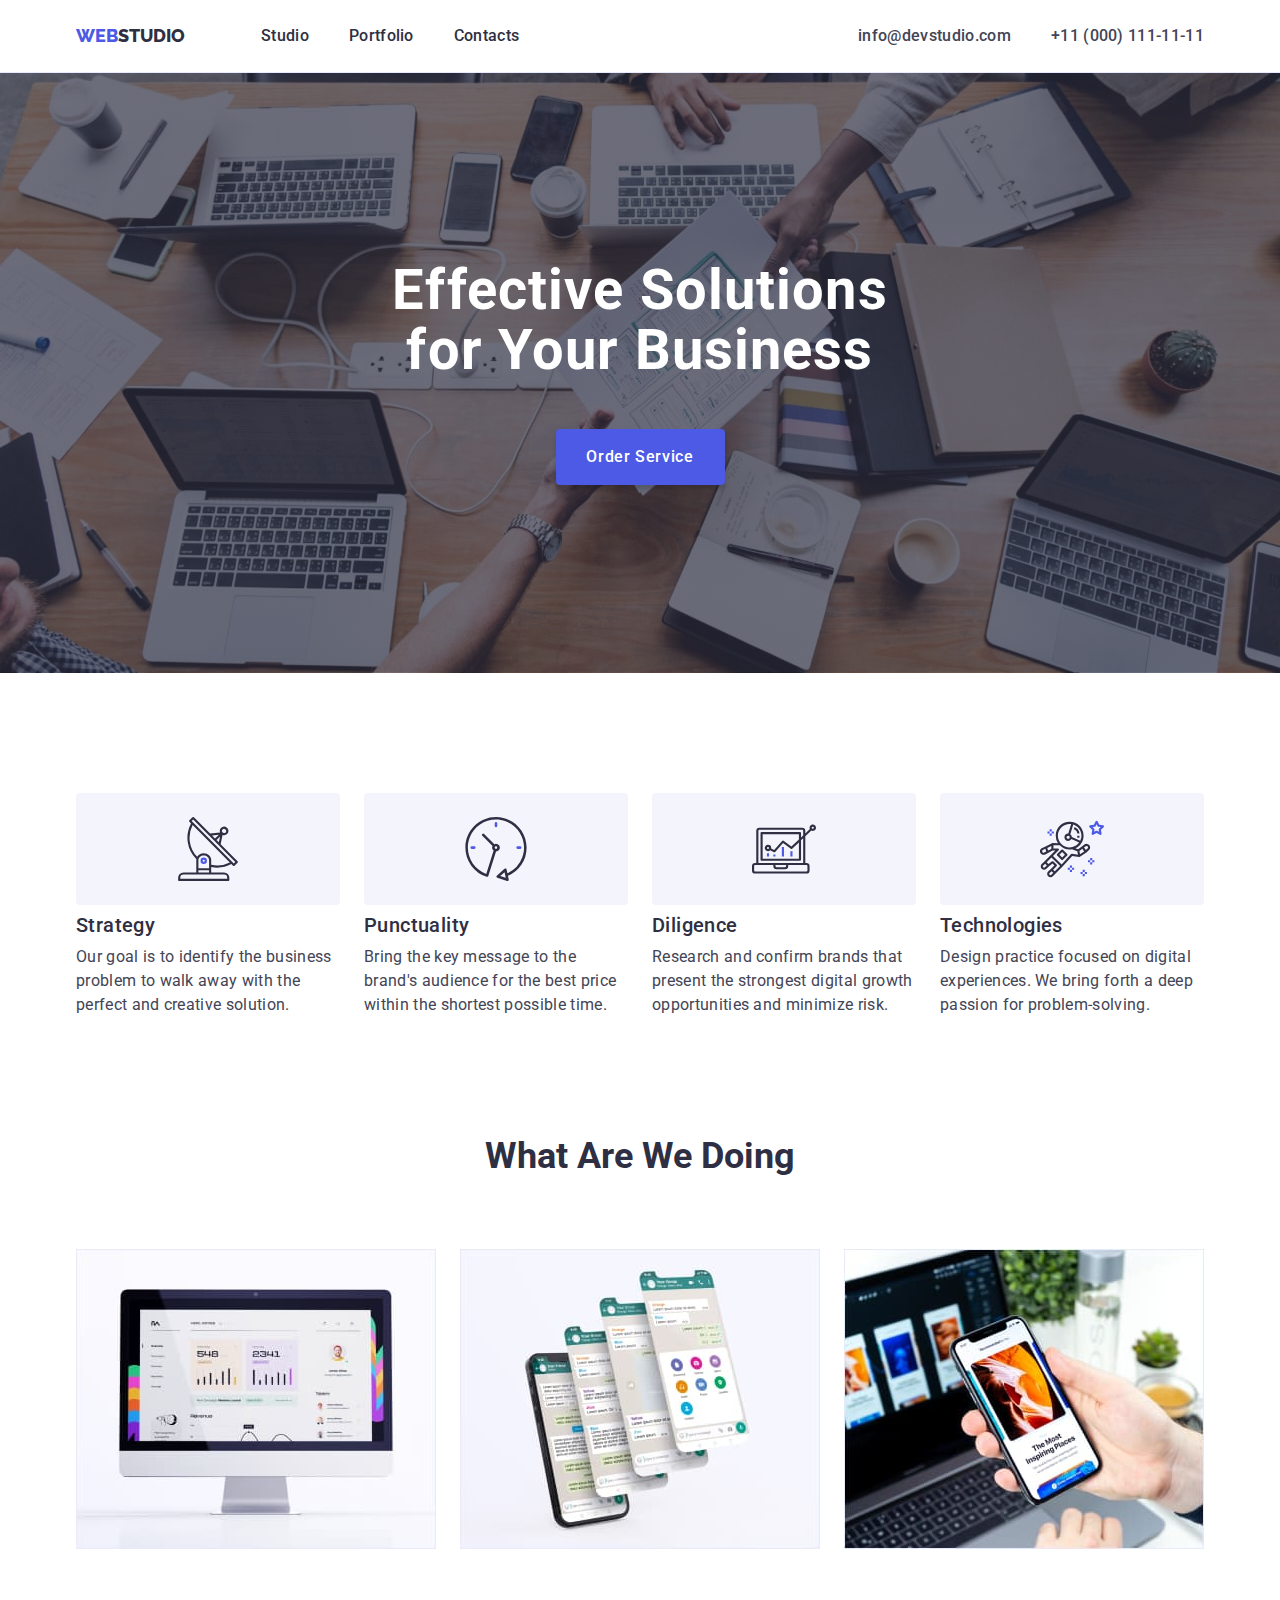
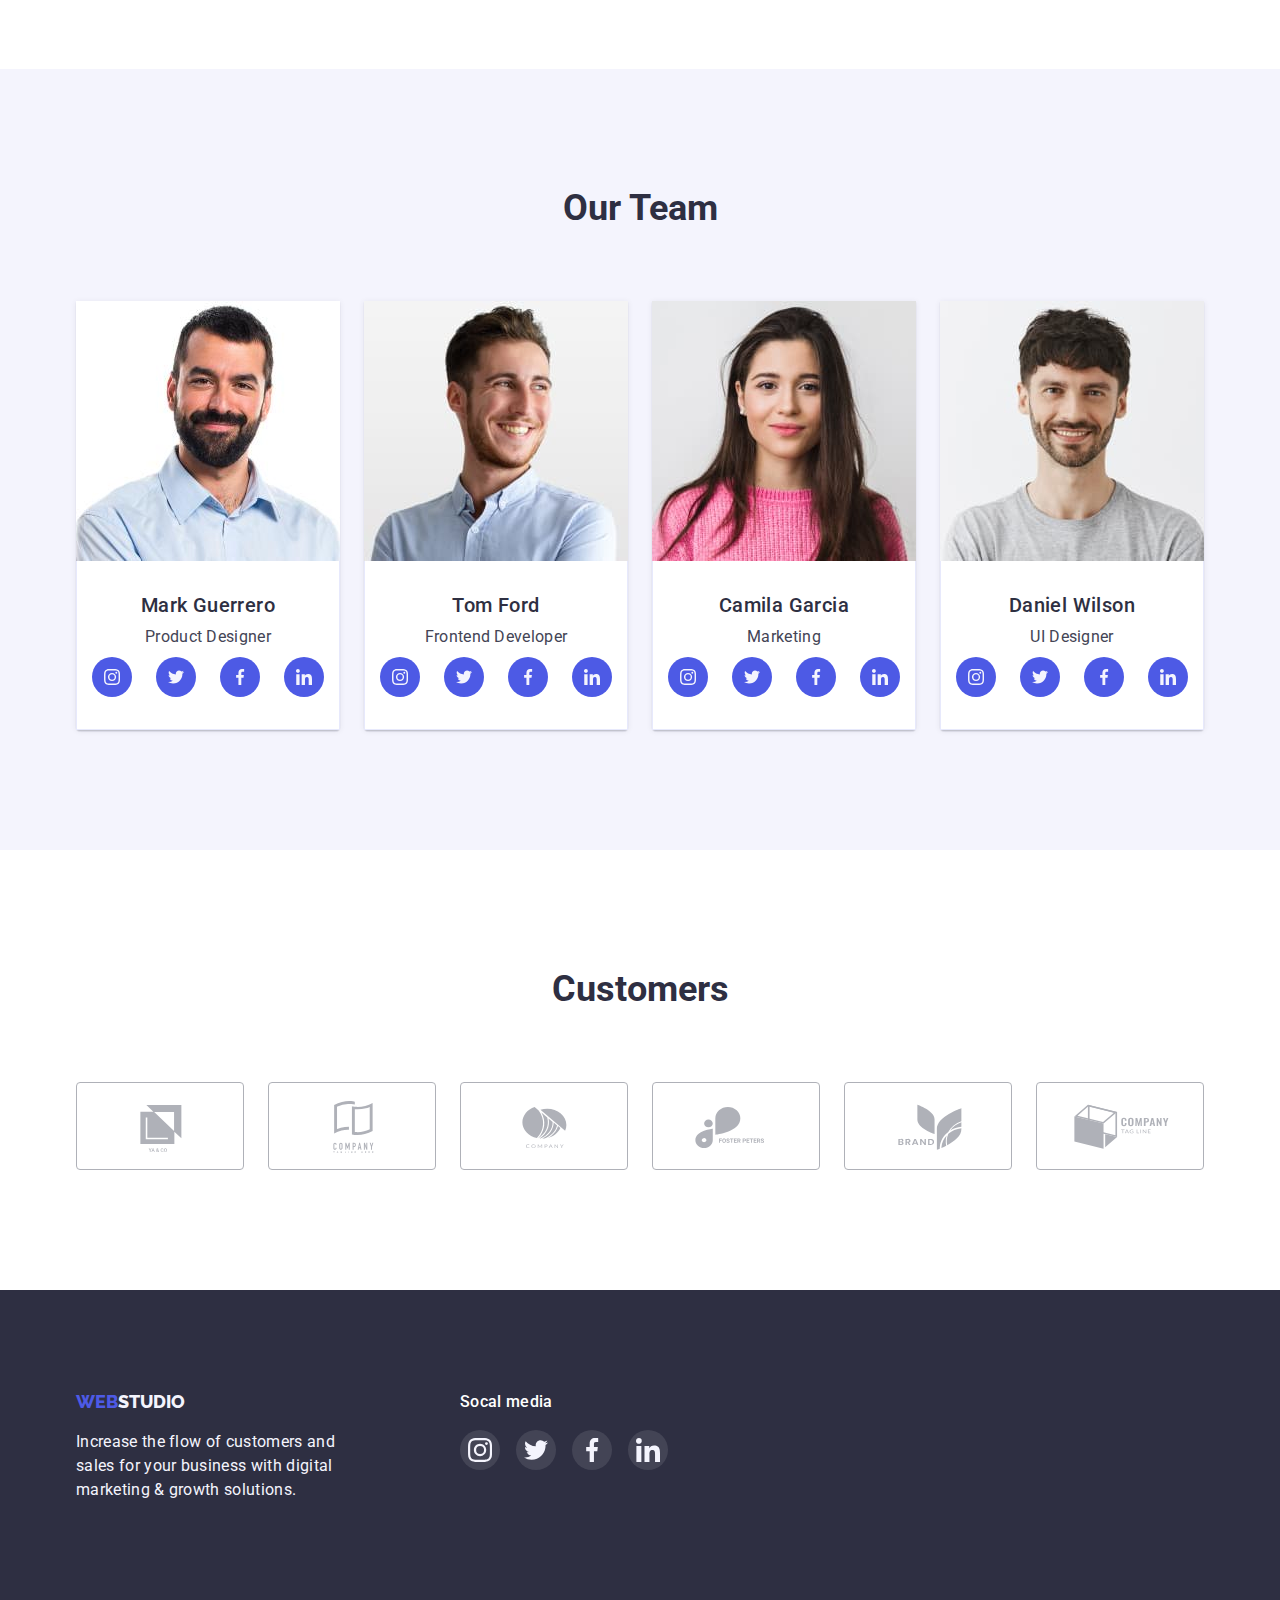
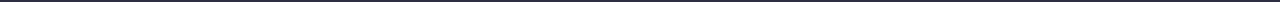
<file: index.html>
<!DOCTYPE html>
<html lang="en">
  <head>
    <meta charset="UTF-8" />
    <meta http-equiv="X-UA-Compatible" content="IE=edge" />
    <meta name="viewport" content="width=device-width, initial-scale=1.0" />
    <link rel="preconnect" href="https://fonts.googleapis.com" />
    <link rel="preconnect" href="https://fonts.gstatic.com" crossorigin />
    <link
      href="https://fonts.googleapis.com/css2?family=Raleway:wght@800&family=Roboto:wght@400;500;700;900&display=swap"
      rel="stylesheet"
    />
    <link
      rel="stylesheet"
      href="https://cdnjs.cloudflare.com/ajax/libs/modern-normalize/1.1.0/modern-normalize.min.css"
    />
    <title>Web Studio</title>
    <link rel="stylesheet" href="./css/styles.css" />
  </head>
  <body>
    <header class="header">
      <div class="container header-container">
        <nav class="header-navigation">
          <a href="./index.html" class="logo-name"
            ><span class="word-web">WEB</span
            ><span class="word-studio-header">STUDIO</span></a
          >
          <ul class="header-list">
            <li class="header-item">
              <a class="item" href="./index.html">Studio</a>
            </li>
            <li class="header-item">
              <a class="item" href="./portfolio.html">Portfolio</a>
            </li>
            <li class="header-item"><a class="item" href="">Contacts</a></li>
          </ul>
        </nav>
        <address class="header-address">
          <ul class="header-list">
            <li class="header-item">
              <a href="mailto:info@devstudio.com" class="header-contact"
                >info@devstudio.com</a
              >
            </li>
            <li class="header-item">
              <a href="tel:+110001111111" class="header-contact"
                >+11 (000) 111-11-11</a
              >
            </li>
          </ul>
        </address>
      </div>
    </header>
    <main>
      <section class="headline-box section">
        <div class="container headline-container">
          <h1 class="headline">Effective Solutions for Your Business</h1>
          <button class="headline-button" type="button">Order Service</button>
        </div>
      </section>
      <section class="section">
        <div class="container goals-container">
          <h2 hidden class="visually-hidden">info</h2>
          <ul class="main-list">
            <li class="main-item">
              <div class="main-icon">
                <svg width="64" height="64">
                  <use href="./images/icons.svg#icon-Strategy"></use>
                </svg>
              </div>
              <h3 class="main-title">Strategy</h3>
              <p class="main-after-title">
                Our goal is to identify the business problem to walk away with
                the perfect and creative solution.
              </p>
            </li>
            <li class="main-item">
              <div class="main-icon">
                <svg width="64" height="64">
                  <use href="./images/icons.svg#icon-Clock"></use>
                </svg>
              </div>
              <h3 class="main-title">Punctuality</h3>
              <p class="main-after-title">
                Bring the key message to the brand's audience for the best price
                within the shortest possible time.
              </p>
            </li>
            <li class="main-item">
              <div class="main-icon">
                <svg width="64" height="64">
                  <use href="./images/icons.svg#icon-Diagram"></use>
                </svg>
              </div>
              <h3 class="main-title">Diligence</h3>
              <p class="main-after-title">
                Research and confirm brands that present the strongest digital
                growth opportunities and minimize risk.
              </p>
            </li>
            <li class="main-item">
              <div class="main-icon">
                <svg width="64" height="64">
                  <use href="./images/icons.svg#icon-Astronaut"></use>
                </svg>
              </div>
              <h3 class="main-title">Technologies</h3>
              <p class="main-after-title">
                Design practice focused on digital experiences. We bring forth a
                deep passion for problem-solving.
              </p>
            </li>
          </ul>
        </div>
      </section>
      <section class="section list">
        <div class="container list-container">
          <h2 class="secondary-headline">What Are We Doing</h2>
          <ul class="secondary-list">
            <li class="secondary-item">
              <img src="./images/img1.jpg" width="360" alt="statistic" />
            </li>
            <li class="secondary-item">
              <img src="./images/img2.jpg" width="360" alt="social" />
            </li>
            <li class="secondary-item">
              <img src="./images/img3.jpg" width="360" alt="applications" />
            </li>
          </ul>
        </div>
      </section>
      <section class="teamlist section">
        <div class="container list-container">
          <h2 class="secondary-headline">Our Team</h2>
          <ul class="secondary-list">
            <li class="secondary-item team-color">
              <img
                src="./images/mark-guerrero.jpg"
                width="264"
                alt="Mark Guerrero"
              />
              <div class="borders-text">
                <h3 class="name-team">Mark Guerrero</h3>
                <p class="team-position">Product Designer</p>
                <ul class="team-soc-list">
                  <li class="soc-item">
                    <a href="" class="team-soc-link">
                      <svg class="team-soc-icon" width="16" height="16">
                        <use href="./images/icons.svg#icon-nstagram"></use>
                      </svg>
                    </a>
                  </li>
                  <li class="soc-item">
                    <a href="" class="team-soc-link">
                      <svg class="team-soc-icon" width="16" height="16">
                        <use href="./images/icons.svg#icon-Twitter"></use>
                      </svg>
                    </a>
                  </li>
                  <li class="soc-item">
                    <a href="" class="team-soc-link">
                      <svg class="team-soc-icon" width="16" height="16">
                        <use href="./images/icons.svg#icon-Facebook"></use>
                      </svg>
                    </a>
                  </li>
                  <li class="soc-item">
                    <a href="" class="team-soc-link">
                      <svg class="team-soc-icon" width="16" height="16">
                        <use href="./images/icons.svg#icon-Linkedin"></use>
                      </svg>
                    </a>
                  </li>
                </ul>
              </div>
            </li>
            <li class="secondary-item team-color">
              <img src="./images/tom-ford.jpg" width="264" alt="Tom Ford" />
              <div class="borders-text">
                <h3 class="name-team">Tom Ford</h3>
                <p class="team-position">Frontend Developer</p>
                <ul class="team-soc-list">
                  <li class="soc-item">
                    <a href="" class="team-soc-link">
                      <svg class="team-soc-icon" width="16" height="16">
                        <use href="./images/icons.svg#icon-nstagram"></use>
                      </svg>
                    </a>
                  </li>
                  <li class="soc-item">
                    <a href="" class="team-soc-link">
                      <svg class="team-soc-icon" width="16" height="16">
                        <use href="./images/icons.svg#icon-Twitter"></use>
                      </svg>
                    </a>
                  </li>
                  <li class="soc-item">
                    <a href="" class="team-soc-link">
                      <svg class="team-soc-icon" width="16" height="16">
                        <use href="./images/icons.svg#icon-Facebook"></use>
                      </svg>
                    </a>
                  </li>
                  <li class="soc-item">
                    <a href="" class="team-soc-link">
                      <svg class="team-soc-icon" width="16" height="16">
                        <use href="./images/icons.svg#icon-Linkedin"></use>
                      </svg>
                    </a>
                  </li>
                </ul>
              </div>
            </li>
            <li class="secondary-item team-color">
              <img
                src="./images/camila-garcia.jpg"
                width="264"
                alt="Camila Garcia"
              />
              <div class="borders-text">
                <h3 class="name-team">Camila Garcia</h3>
                <p class="team-position">Marketing</p>
                <ul class="team-soc-list">
                  <li class="soc-item">
                    <a href="" class="team-soc-link">
                      <svg class="team-soc-icon" width="16" height="16">
                        <use href="./images/icons.svg#icon-nstagram"></use>
                      </svg>
                    </a>
                  </li>
                  <li class="soc-item">
                    <a href="" class="team-soc-link">
                      <svg class="team-soc-icon" width="16" height="16">
                        <use href="./images/icons.svg#icon-Twitter"></use>
                      </svg>
                    </a>
                  </li>
                  <li class="soc-item">
                    <a href="" class="team-soc-link">
                      <svg class="team-soc-icon" width="16" height="16">
                        <use href="./images/icons.svg#icon-Facebook"></use>
                      </svg>
                    </a>
                  </li>
                  <li class="soc-item">
                    <a href="" class="team-soc-link">
                      <svg class="team-soc-icon" width="16" height="16">
                        <use href="./images/icons.svg#icon-Linkedin"></use>
                      </svg>
                    </a>
                  </li>
                </ul>
              </div>
            </li>
            <li class="secondary-item team-color">
              <img
                src="./images/daniel-wilson.jpg"
                width="264"
                alt="Daniel Wilson"
              />
              <div class="borders-text">
                <h3 class="name-team">Daniel Wilson</h3>
                <p class="team-position">UI Designer</p>
                <ul class="team-soc-list">
                  <li class="soc-item">
                    <a href="" class="team-soc-link">
                      <svg class="team-soc-icon" width="16" height="16">
                        <use href="./images/icons.svg#icon-nstagram"></use>
                      </svg>
                    </a>
                  </li>
                  <li class="soc-item">
                    <a href="" class="team-soc-link">
                      <svg class="team-soc-icon" width="16" height="16">
                        <use href="./images/icons.svg#icon-Twitter"></use>
                      </svg>
                    </a>
                  </li>
                  <li class="soc-item">
                    <a href="" class="team-soc-link">
                      <svg class="team-soc-icon" width="16" height="16">
                        <use href="./images/icons.svg#icon-Facebook"></use>
                      </svg>
                    </a>
                  </li>
                  <li class="soc-item">
                    <a href="" class="team-soc-link">
                      <svg class="team-soc-icon" width="16" height="16">
                        <use href="./images/icons.svg#icon-Linkedin"></use>
                      </svg>
                    </a>
                  </li>
                </ul>
              </div>
            </li>
          </ul>
        </div>
      </section>
      <section class="customers-section section">
        <div class="container">
          <h2 class="secondary-headline">Customers</h2>
          <ul class="customers-list">
            <li class="customers-item">
              <a href="" class="customers-link">
                <svg class="customers-icon" width="104" height="56">
                  <use href="./images/icons.svg#icon-Logo1"></use>
                </svg>
              </a>
            </li>
            <li class="customers-item">
              <a href="" class="customers-link">
                <svg class="customers-icon" width="104" height="56">
                  <use href="./images/icons.svg#icon-Logo2"></use>
                </svg>
              </a>
            </li>
            <li class="customers-item">
              <a href="" class="customers-link">
                <svg class="customers-icon" width="104" height="56">
                  <use href="./images/icons.svg#icon-Logo3"></use>
                </svg>
              </a>
            </li>
            <li class="customers-item">
              <a href="" class="customers-link">
                <svg class="customers-icon" width="104" height="56">
                  <use href="./images/icons.svg#icon-Logo4"></use>
                </svg>
              </a>
            </li>
            <li class="customers-item">
              <a href="" class="customers-link">
                <svg class="customers-icon" width="104" height="56">
                  <use href="./images/icons.svg#icon-Logo5"></use>
                </svg>
              </a>
            </li>
            <li class="customers-item">
              <a href="" class="customers-link">
                <svg class="customers-icon" width="104" height="56">
                  <use href="./images/icons.svg#icon-Logo6"></use>
                </svg>
              </a>
            </li>
          </ul>
        </div>
      </section>
    </main>
    <footer class="box">
      <div class="container footer-container">
        <div class="footer-logo">
          <a href="./index.html" class="logo-name"
            ><span class="word-web">WEB</span
            ><span class="word-studio-footer">STUDIO</span></a
          >
          <p class="footer-description">
            Increase the flow of customers and sales for your business with
            digital marketing & growth solutions.
          </p>
        </div>
        <div class="social-footer-container">
          <p class="social-footer-header">Socal media</p>
          <ul class="footer-social-list">
            <li class="footer-social-item">
              <a href="" class="footer-social-link">
                <svg class="footer-social-icon" width="24" height="24">
                  <use href="./images/icons.svg#icon-nstagram"></use>
                </svg>
              </a>
            </li>
            <li class="footer-social-item">
              <a href="" class="footer-social-link">
                <svg class="footer-social-icon" width="24" height="24">
                  <use href="./images/icons.svg#icon-Twitter"></use>
                </svg>
              </a>
            </li>
            <li class="footer-social-item">
              <a href="" class="footer-social-link">
                <svg class="footer-social-icon" width="24" height="24">
                  <use href="./images/icons.svg#icon-Facebook"></use>
                </svg>
              </a>
            </li>
            <li class="footer-social-item">
              <a href="" class="footer-social-link">
                <svg class="footer-social-icon" width="24" height="24">
                  <use href="./images/icons.svg#icon-Linkedin"></use>
                </svg>
              </a>
            </li>
          </ul>
        </div>
      </div>
    </footer>
  </body>
</html>
</file>
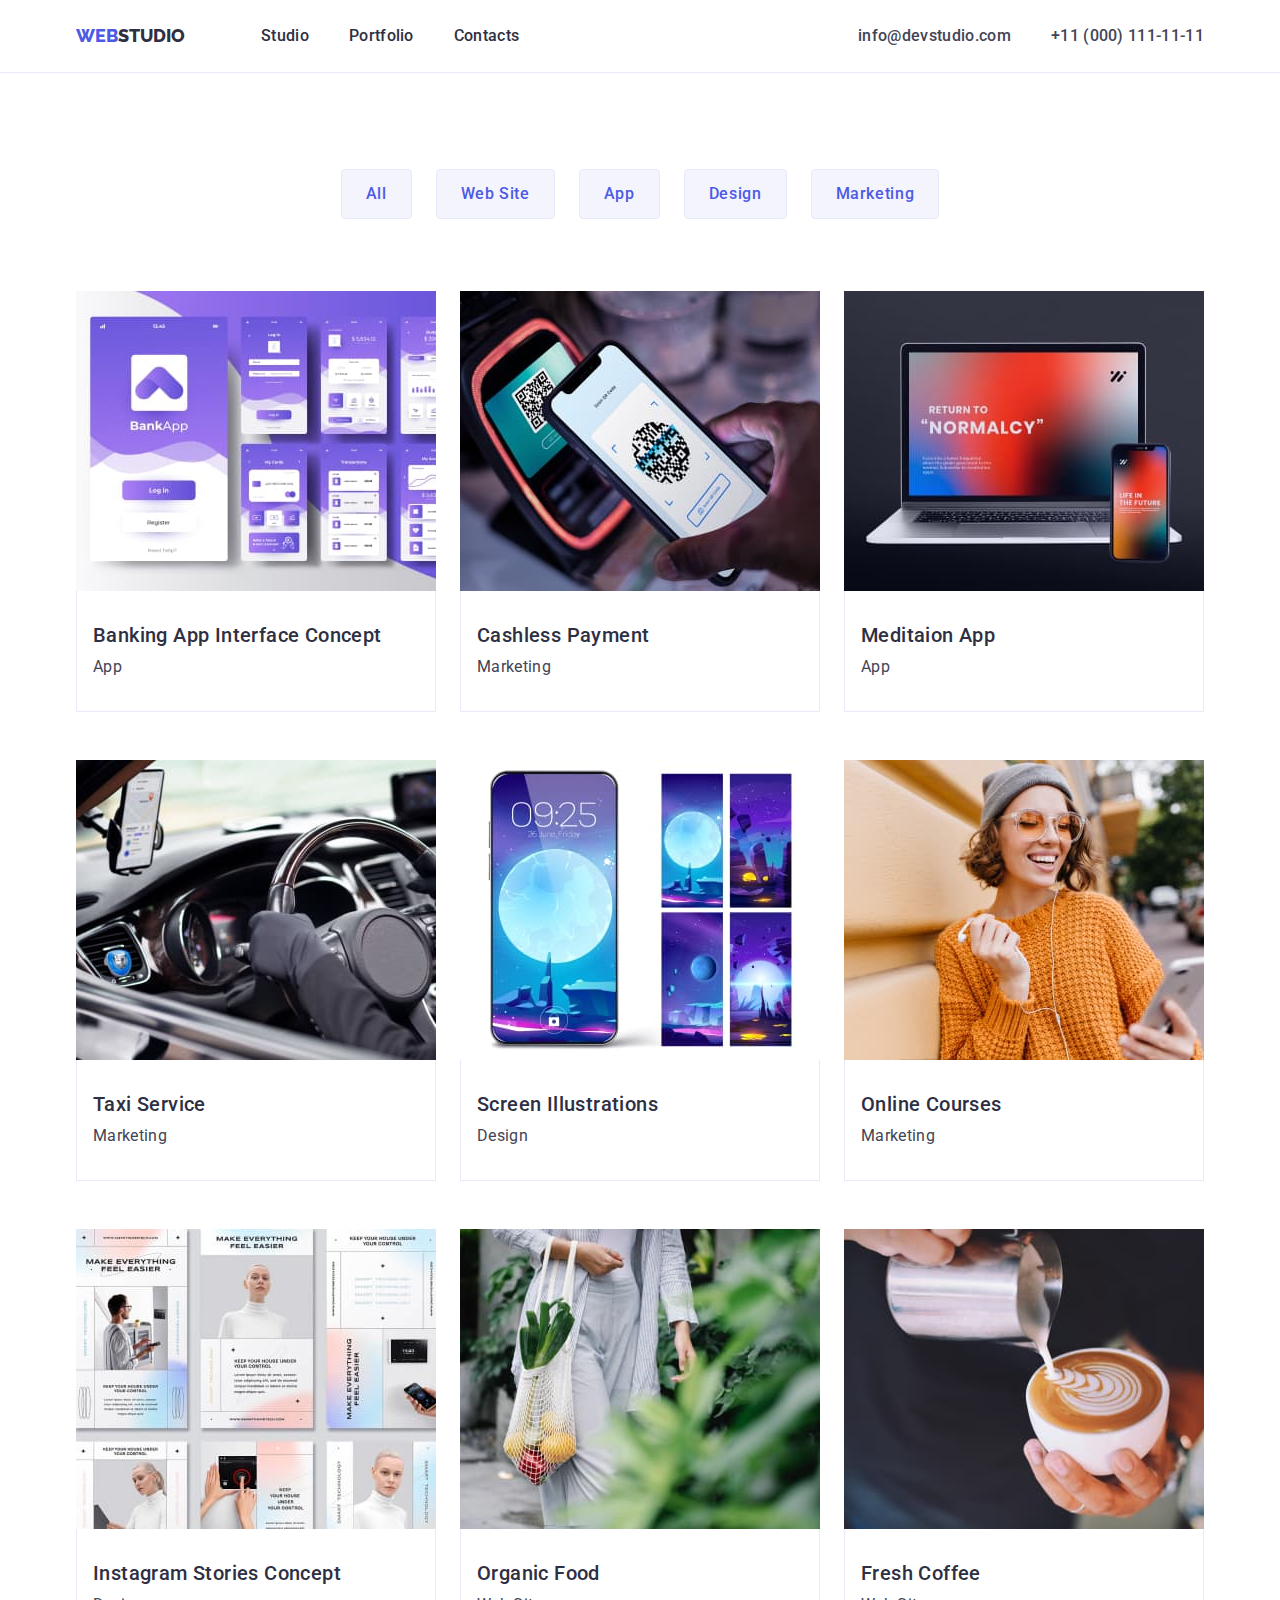
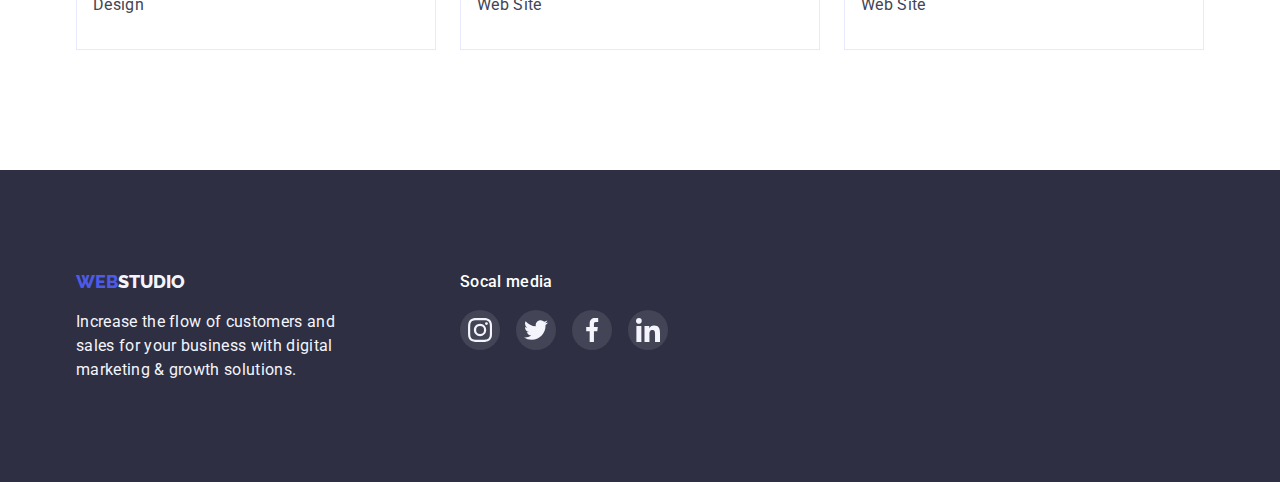
<file: portfolio.html>
<!DOCTYPE html>
<html lang="en">
  <head>
    <meta charset="UTF-8" />
    <meta http-equiv="X-UA-Compatible" content="IE=edge" />
    <meta name="viewport" content="width=device-width, initial-scale=1.0" />
    <link rel="preconnect" href="https://fonts.googleapis.com" />
    <link rel="preconnect" href="https://fonts.gstatic.com" crossorigin />
    <link
      href="https://fonts.googleapis.com/css2?family=Raleway:wght@800&family=Roboto:wght@400;500;700;900&display=swap"
      rel="stylesheet"
    />
    <link
      rel="stylesheet"
      href="https://cdnjs.cloudflare.com/ajax/libs/modern-normalize/1.1.0/modern-normalize.css"
    />
    <title>Portfolio</title>
    <link rel="stylesheet" href="./css/styles.css" />
  </head>
  <body>
    <header class="header">
      <div class="container header-container">
        <nav class="header-navigation">
          <a href="./index.html" class="logo-name"
            ><span class="word-web">WEB</span
            ><span class="word-studio-header">STUDIO</span></a
          >
          <ul class="header-list">
            <li class="header-item">
              <a class="item" href="./index.html">Studio</a>
            </li>
            <li class="header-item">
              <a class="item" href="./portfolio.html">Portfolio</a>
            </li>
            <li class="header-item"><a class="item" href="">Contacts</a></li>
          </ul>
        </nav>
        <address class="header-address">
          <ul class="header-list">
            <li class="header-item">
              <a href="mailto:info@devstudio.com" class="header-contact"
                >info@devstudio.com</a
              >
            </li>
            <li class="header-item">
              <a href="tel:+110001111111" class="header-contact"
                >+11 (000) 111-11-11</a
              >
            </li>
          </ul>
        </address>
      </div>
    </header>
    <main>
      <section class="buttons">
        <div class="container">
          <h1 hidden class="visually-hidden">info</h1>
          <ul class="buttons-container">
            <li class="btn-list">
              <button type="button" class="main-btn">All</button>
            </li>
            <li class="btn-list">
              <button type="button" class="main-btn">Web Site</button>
            </li>
            <li class="btn-list">
              <button type="button" class="main-btn">App</button>
            </li>
            <li class="btn-list">
              <button type="button" class="main-btn">Design</button>
            </li>
            <li class="btn-list">
              <button type="button" class="main-btn">Marketing</button>
            </li>
          </ul>
          <h1 hidden class="visually-hidden">Projects</h1>
          <ul class="portfolio-list">
            <li class="portfolio-item">
              <a
                class="main-link"
                href="./images/portfolio/img-banking-appi-interface-concept.jpg"
              >
                <img
                  src="./images/portfolio/img-banking-appi-interface-concept.jpg"
                  alt="banking interface"
                  width="360"
                  height="300"
                  class="main-image"
                />
                <div class="borders-text description-left">
                  <h2 class="portfolio-header">
                    Banking App Interface Concept
                  </h2>
                  <p class="portfolio-description">App</p>
                </div>
              </a>
            </li>
            <li class="portfolio-item">
              <a
                class="main-link"
                href="./images/portfolio/img-сashless-payment.jpg"
              >
                <img
                  src="./images/portfolio/img-сashless-payment.jpg"
                  alt="cashless payment"
                  width="360"
                  class="main-image"
                />
                <div class="borders-text description-left">
                  <h2 class="portfolio-header">Cashless Payment</h2>
                  <p class="portfolio-description">Marketing</p>
                </div>
              </a>
            </li>
            <li class="portfolio-item">
              <a
                class="main-link"
                href="./images/portfolio/img-meditaion-app.jpg"
              >
                <img
                  src="./images/portfolio/img-meditaion-app.jpg"
                  alt="meditation app"
                  width="360"
                  class="main-image"
                />
                <div class="borders-text description-left">
                  <h2 class="portfolio-header">Meditaion App</h2>
                  <p class="portfolio-description">App</p>
                </div>
              </a>
            </li>
            <li class="portfolio-item">
              <a
                class="main-link"
                href="./images/portfolio/img-taxi-service.jpg"
              >
                <img
                  src="./images/portfolio/img-taxi-service.jpg"
                  alt="taxi service"
                  width="360"
                  class="main-image"
                />
                <div class="borders-text description-left">
                  <h2 class="portfolio-header">Taxi Service</h2>
                  <p class="portfolio-description">Marketing</p>
                </div>
              </a>
            </li>
            <li class="portfolio-item">
              <a
                class="main-link"
                href="./images/portfolio/img-screen-illustrations.jpg"
              >
                <img
                  src="./images/portfolio/img-screen-illustrations.jpg"
                  alt="screen illustrations"
                  width="360"
                  class="main-image"
                />
                <div class="borders-text description-left">
                  <h2 class="portfolio-header">Screen Illustrations</h2>
                  <p class="portfolio-description">Design</p>
                </div>
              </a>
            </li>
            <li class="portfolio-item">
              <a
                class="main-link"
                href="./images/portfolio/img-online-courses.jpg"
              >
                <img
                  src="./images/portfolio/img-online-courses.jpg"
                  alt=" online courses"
                  width="360"
                  class="main-image"
                />
                <div class="borders-text description-left">
                  <h2 class="portfolio-header">Online Courses</h2>
                  <p class="portfolio-description">Marketing</p>
                </div>
              </a>
            </li>
            <li class="portfolio-item">
              <a
                class="main-link"
                href="./images/portfolio/img-instagram-stories-concept.jpg"
              >
                <img
                  src="./images/portfolio/img-instagram-stories-concept.jpg"
                  alt="instagram stories concept"
                  width="360"
                  class="main-image"
                />
                <div class="borders-text description-left">
                  <h2 class="portfolio-header">Instagram Stories Concept</h2>
                  <p class="portfolio-description">Design</p>
                </div>
              </a>
            </li>
            <li class="portfolio-item">
              <a
                class="main-link"
                href="./images/portfolio/img-organic-food.jpg"
              >
                <img
                  src="./images/portfolio/img-organic-food.jpg"
                  alt="organic food"
                  width="360"
                  class="main-image"
                />
                <div class="borders-text description-left">
                  <h2 class="portfolio-header">Organic Food</h2>
                  <p class="portfolio-description">Web Site</p>
                </div>
              </a>
            </li>
            <li class="portfolio-item">
              <a
                class="main-link"
                href="./images/portfolio/img-fresh-coffee.jpg"
              >
                <img
                  src="./images/portfolio/img-fresh-coffee.jpg"
                  alt="fresh coffee"
                  width="360"
                  class="main-image"
                />
                <div class="borders-text description-left">
                  <h2 class="portfolio-header">Fresh Coffee</h2>
                  <p class="portfolio-description">Web Site</p>
                </div>
              </a>
            </li>
          </ul>
        </div>
      </section>
    </main>
    <footer class="box">
      <div class="container footer-container">
        <div class="footer-logo">
          <a href="./index.html" class="logo-name"
            ><span class="word-web">WEB</span
            ><span class="word-studio-footer">STUDIO</span></a
          >
          <p class="footer-description">
            Increase the flow of customers and sales for your business with
            digital marketing & growth solutions.
          </p>
        </div>
        <div class="social-footer-container">
          <p class="social-footer-header">Socal media</p>
          <ul class="footer-social-list">
            <li class="footer-social-item">
              <a href="" class="footer-social-link">
                <svg class="footer-social-icon" width="24" height="24">
                  <use href="./images/icons.svg#icon-nstagram"></use>
                </svg>
              </a>
            </li>
            <li class="footer-social-item">
              <a href="" class="footer-social-link">
                <svg class="footer-social-icon" width="24" height="24">
                  <use href="./images/icons.svg#icon-Twitter"></use>
                </svg>
              </a>
            </li>
            <li class="footer-social-item">
              <a href="" class="footer-social-link">
                <svg class="footer-social-icon" width="24" height="24">
                  <use href="./images/icons.svg#icon-Facebook"></use>
                </svg>
              </a>
            </li>
            <li class="footer-social-item">
              <a href="" class="footer-social-link">
                <svg class="footer-social-icon" width="24" height="24">
                  <use href="./images/icons.svg#icon-Linkedin"></use>
                </svg>
              </a>
            </li>
          </ul>
        </div>
      </div>
    </footer>
  </body>
</html>
</file>
<file: css/styles.css>
:root {
  --primary-color: #2e2f42;
  --secondary-color: #4d5ae5;
  --font-description-color: #434455;
  --font-white-color: #ffffff;
  --hover-color: #404bbf;
  --footer-soc-item-color: #31d0aa;
}
p,
h1,
h2,
h3,
h4,
h5,
h6 {
  margin: 0;
}

ul {
  margin: 0;
  padding-left: 0;
}

button {
  cursor: pointer;
  margin: 0 auto;
}

address {
  font-style: normal;
}

img {
  display: block;
  max-width: 100%;
  height: auto;
}
body {
  font-family: "Roboto";
  color: var(--primary-color);
}
.container {
  width: 1158px;
  padding-left: 15px;
  padding-right: 15px;
  padding: 0 15px;
  margin: 0 auto;
  /*outline: 2px solid red;*/
}
.header {
  border-bottom: 1px solid #e7e9fc;
  padding-top: 24px;
  padding-bottom: 24px;
}
.logo-name {
  text-decoration: none;
  font-family: "Raleway";
  font-style: normal;
  font-weight: 800;
  font-size: 18px;
  line-height: 1.33;
  margin-right: 76px;
}
.header-container {
  display: flex;
  align-items: center;
}
.header-navigation {
  display: flex;
  align-items: center;
}
.header-list {
  font-weight: 500;
  font-size: 16px;
  line-height: 1.5;
  letter-spacing: 0.02em;
  list-style: none;
  display: flex;
  gap: 40px;
}
.header-item {
  list-style: none;
}
.item {
  color: var(--primary-color);
  text-decoration: none;
}
.item:hover,
.item:focus {
  color: var(--hover-color);
}
.header-address {
  font-weight: 400;
  font-size: 16px;
  line-height: 1.5;
  /* identical to box height, or 150% */
  letter-spacing: 0.02em;
  display: flex;
  margin-left: auto;
}
.header-contact {
  text-decoration: none;
  color: var(--font-description-color);
}
.header-contact:focus,
.header-contact:hover {
  color: var(--hover-color);
}
.section {
  padding-bottom: 120px;
  padding-top: 120px;
}
.headline-box {
  /* background-color: tomato;*/
  max-width: 1440px;
  margin: 0 auto;
  background-image: linear-gradient(
      rgba(46, 47, 66, 0.7),
      rgba(46, 47, 66, 0.7) 100%
    ),
    url(../images/people-office.jpg);
  background-repeat: no-repeat;
  background-position: center;
  background-size: cover;
  padding-top: 188px;
  padding-bottom: 188px;
}

.headline {
  color: var(--font-white-color);
  font-weight: 700;
  font-size: 56px;
  line-height: 1.07;
  text-align: center;
  letter-spacing: 0.02em;
  width: 507px;
  margin: 0 auto 48px;
}
.headline-button {
  display: block;
  font-family: inherit;
  font-weight: 500;
  font-size: 16px;
  line-height: 1.5;
  letter-spacing: 0.04em;
  background-color: var(--secondary-color);
  color: var(--font-white-color);
  border-radius: 4px;
  border: 0;
  width: 169px;
  height: 56px;
  margin-top: 48px;
  box-shadow: 0px 4px 4px rgba(0, 0, 0, 0.15);
}
.headline-button:hover,
.headline-button:focus {
  background-color: var(--hover-color);
  cursor: pointer;
}

.list {
  padding-top: 0;
}
.main-list {
  display: flex;
  column-gap: 24px;
}

.main-btn {
  font-family: inherit;
  font-weight: 500;
  font-size: 16px;
  line-height: 1.5;
  letter-spacing: 0.04em;
  background-color: #f4f4fd;
  color: var(--secondary-color);
  border-radius: 4px;
  border: 1px solid #e7e9fc;
  padding: 12px 24px;
}
.main-btn:focus,
.main-btn:hover {
  border: 1px solid var(--secondary-color);
  background-color: var(--secondary-color);
  color: #f4f4fd;
  box-shadow: 0px 3px 1px rgba(0, 0, 0, 0.1), 0px 2px 1px rgba(0, 0, 0, 0.08),
    0px 2px 2px rgba(0, 0, 0, 0.12);
  cursor: pointer;
}
.main-item {
  list-style: none;
  width: calc(((100% - 72px) / 4));
  margin-right: 24;
}
.main-link {
  text-decoration: none;
}
.main-icon {
  display: flex;
  justify-content: center;
  align-items: center;
  height: 112px;
  background-color: #f4f4fd;
  border-radius: 4px;
}
.main-title {
  color: var(--primary-color);
  font-style: normal;
  font-weight: 500;
  font-size: 20px;
  line-height: 1.2;
  /* identical to box height, or 120% */
  margin-bottom: 8px;
  margin-top: 8px;
  letter-spacing: 0.02em;
}
.main-after-title {
  color: var(--font-description-color);
  font-weight: 400;
  font-size: 16px;
  line-height: 1.5;
  /* identical to box height, or 150% */

  letter-spacing: 0.02em;
}
.secondary-headline {
  text-align: center;
  font-weight: 700;
  font-size: 36px;
  line-height: 1.11;
  /* identical to box height, or 111% */
  color: var(--primary-color);
  margin-bottom: 72px;
}
.secondary-list {
  display: flex;
  align-items: center;
  gap: 24px;
}
.secondary-item {
  list-style: none;
}
.teamlist {
  background-color: #f4f4fd;
}
.name-team {
  text-align: center;
  color: var(--primary-color);
  font-style: normal;
  font-weight: 500;
  font-size: 20px;
  line-height: 1.2;
  /* identical to box height, or 120% */
  letter-spacing: 0.02em;
  margin-bottom: 8px;
}
.team-position {
  text-align: center;
  color: var(--font-description-color);
  font-weight: 400;
  font-size: 16px;
  line-height: 1.5;
  /* identical to box height, or 150% */
  letter-spacing: 0.02em;
  margin-bottom: 8px;
}
.team-color {
  background-color: var(--font-white-color);
  box-shadow: 0px 1px 6px rgba(46, 47, 66, 0.08),
    0px 1px 1px rgba(46, 47, 66, 0.16), 0px 2px 1px rgba(46, 47, 66, 0.08);
  border-radius: 0px 0px 4px 4px;
}
.team-soc-list {
  display: flex;
  justify-content: center;
  gap: 24px;
}
.soc-item {
  list-style: none;
  width: 40px;
  height: 40px;
}
.team-soc-link {
  width: 100%;
  height: 100%;
  border-radius: 50%;
  display: flex;
  justify-content: center;
  align-items: center;
  background-color: var(--secondary-color);
}
.team-soc-link:hover,
.team-soc-link:focus {
  background-color: var(--hover-color);
}
.customers-list {
  display: flex;
  justify-content: center;
  align-items: center;
  gap: 24px;
}
.customers-item {
  list-style: none;
  width: 168px;
  height: 88px;
}
.customers-link {
  width: 100%;
  height: 100%;
  border: 1px solid #afb1b8;
  border-radius: 4px;
  display: flex;
  justify-content: center;
  align-items: center;
}
.customers-icon {
  fill: #afb1b8;
}

.customers-link:is(:hover, :focus) {
  border-color: var(--hover-color);
}
.customers-link:is(:hover, :focus) .customers-icon {
  fill: var(--hover-color);
}
.box {
  background: #2e2f42;
  padding-top: 100px;
  padding-bottom: 100px;
}
.buttons {
  padding-top: 96px;
  padding-bottom: 120px;
}
.buttons-container {
  margin-bottom: 72px;
  display: flex;
  flex-direction: row;
  justify-content: center;
  gap: 24px;
}
.btn-list {
  list-style: none;
}
.portfolio-container {
  padding-top: 72px;
  padding-bottom: 120px;
}
.borders-text {
  padding-top: 32px;
  padding-bottom: 32px;
  border-left: 1px solid #e7e9fc;
  border-right: 1px solid #e7e9fc;
  border-bottom: 1px solid #e7e9fc;
}
.portfolio-list {
  display: flex;
  flex-wrap: wrap;
  row-gap: 48px;
}

.portfolio-item {
  width: calc(((100% - 48px)) / 3);
  list-style: none;
  margin-right: 24px;
}
.portfolio-item:hover,
.portfolio-item:focus {
  box-shadow: 0px 1px 6px rgba(46, 47, 66, 0.08);
}
.portfolio-list > li:nth-child(3n) {
  margin-right: 0;
}
.portfolio-list > li:nth-child(1n) {
  margin-left: 0;
}
.portfolio-header {
  color: var(--primary-color);
  font-style: normal;
  font-weight: 500;
  font-size: 20px;
  line-height: 1.2;
  /* identical to box height, or 120% */
  margin-bottom: 8px;
  letter-spacing: 0.02em;
}
.portfolio-description {
  color: var(--font-description-color);
  font-weight: 400;
  font-size: 16px;
  line-height: 1.5;
  /* identical to box height, or 150% */
  letter-spacing: 0.02em;
}
.description-left {
  padding-left: 16px;
}
.word-studio-header {
  color: #2e2f42;
}
.word-web {
  color: var(--secondary-color);
}
.word-studio-footer {
  color: #f4f4fd;
}
.footer-container {
  display: flex;
  gap: 120px;
}
.footer-logo {
  display: block;
}
.footer-description {
  margin-top: 16px;
  width: 264px;
  font-size: 16px;
  line-height: 1.5;
  letter-spacing: 0.02em;
  color: #f4f4fd;
}
.social-footer-container {
  display: block;
}
.social-footer-header {
  font-weight: 500;
  font-size: 16px;
  line-height: 1.5;
  letter-spacing: 0.02em;
  color: #ffffff;
  padding-bottom: 16px;
}
.footer-social-list {
  display: flex;
  justify-content: center;
  gap: 16px;
}
.footer-social-item {
  list-style: none;
  width: 40px;
  height: 40px;
  display: flex;
  justify-content: center;
  align-items: center;
  gap: 16px;
}
.footer-social-link {
  display: flex;
  justify-content: center;
  align-items: center;
  width: 100%;
  height: 100%;
  border-radius: 50%;
  background-color: rgba(255, 255, 255, 0.1);
}
.footer-social-link:hover,
.footer-social-link:focus {
  background-color: var(--footer-soc-item-color);
}
.footer-social-icon {
  fill: currentColor;
}
</file>
